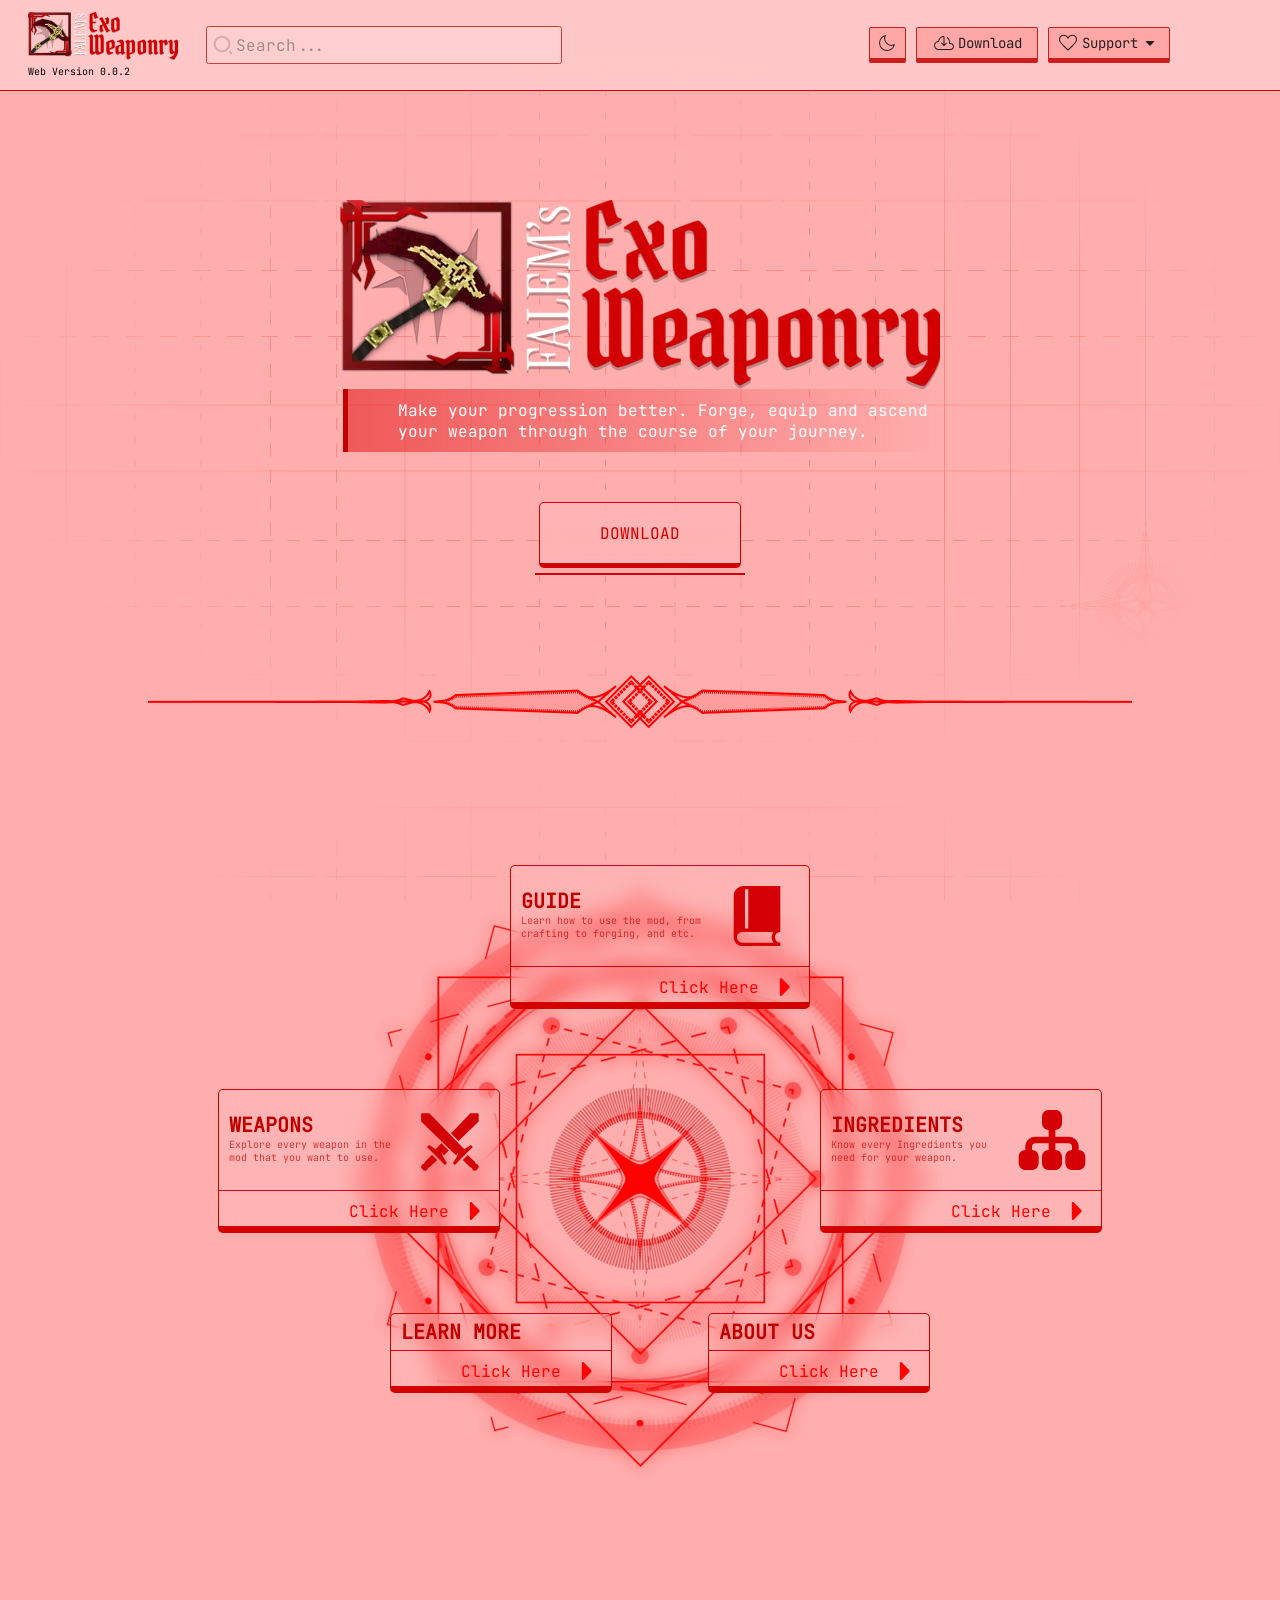
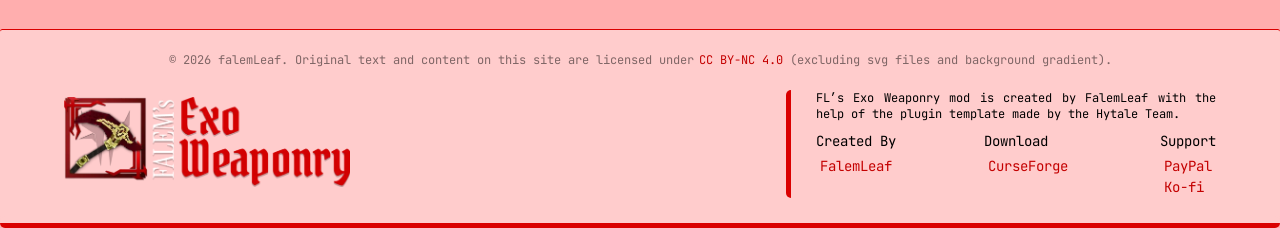
<file: index.html>
<!DOCTYPE html>
<html lang="en">
<head>
    <meta charset="UTF-8" name="viewport" content="width=device-width, initial-scale=1.0">
    <meta name="description" content="Exo Weaponry, a Hytale mod for forging, equipping and ascending your weapons.">
    <title>Exo Weaponry</title>
    <link rel="stylesheet" href="Styles/Fonts.css">
    <link rel="stylesheet" href="Styles/MainCSS.css">
    <link rel="stylesheet" href="Styles/MainCSS_Vert.css" media="(max-width: 780px)">
    <link rel="icon" type="image/png" href="Assets/Icons/favicon.png">
    <script src="./Scripts/MainJS.js"></script>
</head>
<body>
    <div class="HomeBg">
        <div class="GridBg"></div>
        <video autoplay muted loop playsinline class="MainBg" id="bgVideo" aria-hidden="true"></video>
    </div>
    <div class="nav">
        <div class="rightNavCont">
            <a class="rightNav" href="#goBackTop" style="text-decoration: none;">
                <img class="logo" src="Assets/Imgs/Home/mod-header-logo.webp" alt="logo">
                <p>Web Version 0.0.2</p>
            </a>
            <div class="searchBar">
                <span class="searchIcon"></span>
                <input type="text" placeholder="Search...">
            </div>
        </div>
        <div class="leftNav">
            <div class="navButton mode" id="themeToggle" type="button" aria-label="Toggle dark and light mode">  
                <a class="buttonCont">
                    <span class="ModeIcon">Mode</span>
                </a>
            </div>
            <div class="navButton">
                <a class="buttonCont" href="https://www.curseforge.com/hytale/mods/fls-exotic-weaponry" target="_blank">
                    <span class="DLIcon">Download</span>
                    <p>Download</p>
                </a>
            </div>
            <div class="navButton">
                <div class="buttonCont">
                    <span class="supIcon">Support</span>
                    <p>Support</p>
                </div>
                <span class="arrowDIcon"></span>
            </div>
        </div>
    </div>
    <main>
        <div id="goBackTop"></div>
        <div class="header">
            <div class="head">
                <img class="headerLogo" src="Assets/Imgs/Home/mod-header-logo.webp" alt="Mod-logo">
                <div class="subtitle">
                    <h1>Make your progression better. Forge, equip and ascend your weapon through the course of your journey.</h1>
                </div>
            </div>
            <a class="dlCont" href="https://www.curseforge.com/hytale/mods/fls-exotic-weaponry" target="_blank">
                <div class="dlButton">
                    <p>DOWNLOAD</p>
                </div>
            </a>
        </div>
        <img class="divider" src="Assets/Imgs/Divider.png" alt="divider">
        <div class="overview">
            <div class="magiCircle">
                <img class="center" src="Assets/Imgs/Home/magic-circle/Center-star.webp" alt="center-star">
                <img class="in1" src="Assets/Imgs/Home/magic-circle/Inner-circle.webp" alt="center-star">
                <img class="in2" src="Assets/Imgs/Home/magic-circle/Inner-square-circle.webp" alt="center-star">
                <img class="mid" src="Assets/Imgs/Home/magic-circle/Middle-sqaure-circle.webp" alt="center-star">
                <img class="out2" src="Assets/Imgs/Home/magic-circle/Outer-square-cicle.webp" alt="center-star">
            </div>
            <ul class="cardSelection">
                <li class="CardsTS">
                    <a class="card" href="./Pages/guides.html">
                        <div class="cardTop">
                            <div class="lftS">
                                <h2>GUIDE</h2>
                                <p>Learn how to use the mod, from crafting to forging, and etc.</p>
                            </div>
                            <div class="rghtS">
                                <img class="icon" src="Assets/Icons/guide.svg" alt="guideIcon">
                            </div>
                        </div>
                        <div class="cardBottom">
                            <p>Click Here</p>
                            <span class="icon"></span>
                        </div>
                    </a>
                </li>
                <li class="CardsM">
                    <a class="card"  href="./Pages/weapons.html">
                        <div class="cardTop">
                            <div class="lftS">
                                <h2>WEAPONS</h2>
                                <p>Explore every weapon in the mod that you want to use.</p>
                            </div>
                            <div class="rghtS">
                                <img class="icon" src="Assets/Icons/Weapons.svg" alt="weaponIcon">
                            </div>
                        </div>
                        <div class="cardBottom">
                            <p>Click Here</p>
                            <span class="icon"></span>
                        </div>
                    </a>
                    <a class="card"  href="./Pages/Ingredients.html">
                        <div class="cardTop">
                            <div class="lftS">
                                <h2>INGREDIENTS</h2>
                                <p>Know every Ingredients you need for your weapon.</p>
                            </div>
                            <div class="rghtS">
                                <img class="icon" src="Assets/Icons/Ingredients.svg" alt="ingredientsIcon">
                            </div>
                        </div>
                        <div class="cardBottom">
                            <p>Click Here</p>
                            <span class="icon"></span>
                        </div>
                    </a>
                </li>
                <li class="CardsLS">
                    <a class="card">
                        <div class="cardTop">
                            <h2 class="name">LEARN MORE</h2>
                        </div>
                        <div class="cardBottom">
                            <p>Click Here</p>
                            <span class="icon">arrowR</span>
                        </div>
                    </a>
                    <a class="card">
                        <div class="cardTop">
                            <h2 class="name">ABOUT US</h2>
                        </div>
                        <div class="cardBottom">
                            <p>Click Here</p>
                            <span class="icon">arrowR</span>
                        </div>
                    </a>
                </li>
            </ul>
            <div class="cardSelection_Mobile">
                <li class="cardsTS">
                    <a class="card" href="./Pages/guides.html">
                        <div class="cardTop">
                            <img class="icon" src="Assets/Icons/guide.svg" alt="guideIcon">
                        </div>
                        <div class="cardBottom">
                            <p class="cardText">GUIDE</p>
                            <span class="arrowR">arrowR</span>
                        </div>
                    </a>
                </li>
                <li class="cardsM">
                    <a class="card" href="./Pages/weapons.html">
                        <div class="cardTop">
                            <img class="icon" src="Assets/Icons/Weapons.svg" alt="weaponsIcon">
                        </div>
                        <div class="cardBottom">
                            <p class="cardText">WEAPONS</p>
                            <span class="arrowR">arrowR</span>
                        </div>
                    </a>
                    <a class="card" href="./Pages/Ingredients.html">
                        <div class="cardTop">
                            <img class="icon" src="Assets/Icons/Ingredients.svg" alt="ingredientsIcon">
                        </div>
                        <div class="cardBottom">
                            <p class="cardText">ITEMS</p>
                            <span class="arrowR">arrowR</span>
                        </div>
                    </a>
                </li>
                <li class="cardsLS">
                    <a class="card">
                        <div class="cardBottom">
                            <h2 class="name">LEARN MORE</h2>
                            <span class="arrowR">arrowR</span>
                        </div>
                    </a>
                    <a class="card">
                        <div class="cardBottom">
                            <h2 class="name">ABOUT US</h2>
                            <span class="arrowR">arrowR</span>
                        </div>
                    </a>
                </li>
            </div>
        </div>
    </main>
    <footer>
        <div class="license">
            <p>© 2026 falemLeaf. Original text and content on this site are licensed under<a href="https://creativecommons.org/licenses/by-nc/4.0/deed.en">CC BY-NC 4.0</a> (excluding svg files and background gradient).
            </p>
        </div>
        <div class="footBottom">
            <a href="#goBackTop"><img class="logo" src="../Assets/Imgs/Home/mod-header-logo.webp" alt="logo"></a>
            <div class="footInfo">
                <p class="footDesc">FL’s Exo Weaponry mod is created by FalemLeaf with the help of the plugin template made by the Hytale Team.</p>
                <div class="linksCont">
                    <div class="link">
                        <h3 class="cat">Created By</h3>
                        <a class="url" href="https://www.curseforge.com/members/falemleaf/projects" target="_blank">FalemLeaf</a>
                    </div>
                    <div class="link">
                        <h3 class="cat">Download</h3>
                        <a class="url" href="https://www.curseforge.com/hytale/mods/fls-exotic-weaponry" target="_blank">CurseForge</a>
                    </div>
                    <div class="link">
                        <h3 class="cat">Support</h3>
                        <a class="url" href="https://www.paypal.com/paypalme/FalemLead" target="_blank">PayPal</a>
                        <a class="url" href="https://ko-fi.com/falemleaf" target="_blank">Ko-fi</a>
                    </div>
                </div>
            </div>
        </div>
    </footer>
</body>
</html>
</file>
<file: Styles/Fonts.css>
@font-face {
    font-family: pirata;
    src: url(../Assets/Fonts/PirataOne-Regular.ttf);
    font-display: swap
}
@font-face {
    font-family: jetMono;
    src: url(../Assets/Fonts/JetBrainsMono-Regular.ttf) format("truetype");
    font-weight: normal;
    font-style: normal;
    font-display: swap;
}
@font-face {
    font-family: instru;
    src: url(../Assets/Fonts/InstrumentSerif-Regular.ttf);
    font-display: swap
}
</file>
<file: Styles/MainCSS.css>
@import url(anims.css);
@import url(Theme.css);
html{
    scrollbar-color: var(--clr-main) var(--clr-bg);
    scroll-behavior: smooth;
    font-family: jetMono;
    scrollbar-width: thin;
    stroke-opacity: 20%;
    font-weight: 50;
}
body{
    display: flex;
    flex-direction: column;
    justify-content: center;
    background-color: var(--clr-bg);
    color: var(--clr-mainText);
    scroll-behavior: smooth;
    user-select: none; 
    height: 100%;
    width: 100%;
    margin: 0px;

    .HomeBg{
        flex-direction: column;
        object-fit: cover;
        position: fixed;
        display: flex;
        z-index: -100;
        width: 100%;
        height: 100%;
        top: 0px;
        .MainBg{
            position: fixed;
            top: 100px;
            opacity: 30%;
            z-index: -100;
            width: 100%;
            transform: scale(1.5);

        }
        .GridBg{
            display: flex;
            align-items: center;
            background-image: url(../Assets/Imgs/BgGrid.png);
            background-size: 100vw;
            position: fixed;
            opacity: 30%;
            height: 100%;
            width: 100%;
            top: 0;
        }
        
    }
    

    .nav{
        align-items: center;
        position: fixed;
        padding: 10px 0;
        display: flex;
        z-index: 100;
        height: 70px;
        width: 100%;
        margin: 0;
        top: 0;
        border-bottom: 1px solid var(--clr-navBrdr);
        background-color: var(--clr-navbg);
        justify-content: space-between;
        backdrop-filter: blur(6px);
        .rightNavCont{
            display: flex;
            justify-content: space-evenly;
            align-items: center;
            width: auto;
            .rightNav{
                padding-left:5% ;
                img{
                    width: 150px;
                }
                p{
                    font-family: jetMono;
                    color: var(--clr-navText);
                    font-size: 10px;
                    margin: 0;
                }
            }
            .searchBar{
                margin-left: 5%;
                display: flex;
                align-items: center;
                height: 30px;
                width: 400px;
                background-color: var(--clr-navbg);
                border: 1px solid var(--clr-main);
                border-radius: 2.5px;
                padding: 3px 5px;
                opacity: 70%;
                
                .searchIcon {
                    display: inline-block;
                    width: 24px;
                    height: 24px;
                    background-color: var(--clr-navText);
                    opacity: 25%;
                    mask: url('../Assets/Icons/Search.svg') no-repeat center / contain;
                }
                
                input{
                    font-family: jetMono;
                    background-color: rgba(0, 0, 0, 0);
                    outline: none;
                    border: none;
                    height: 100%;
                    width: 100%;
                    color: var(--clr-navText);
                    font-size: 16px;
                    
                }
            }
            .searchBar:hover{
                border: 1px solid var(--clr-main);
                background-color: var(--clr-navbg);
                opacity: 100%;
                .searchIcon{
                    background-color: var(--clr-navBtnHvr);
                }

                
            }
        }
        .leftNav{
            display: flex;
            font-family: jetMono;
            margin-left: 50px;
            width: auto;
            margin-right: 100px;
            .navButton{
                display: flex;
                justify-content: center;
                align-items: center;
                width: 110px;
                height: 30px;
                background-color: var(--clr-navBtnbg);
                border: 1px solid var(--clr-main);
                border-bottom: 5px solid var(--clr-main);
                padding: 0 5px;
                margin-right: 10px;
                border-radius: 2px;
                opacity: 85%;


                .buttonCont{
                    display: flex;
                    align-items: center;
                    font-size: 14px;
                    justify-content: center;
                    text-decoration: none;
                    color: var(--clr-navText);
                    font-weight: 500;

                    .supIcon, .DLIcon, .ModeIcon{
                        background-color: var(--clr-navText);
                        display: inline-block;
                        margin-right: 2px;
                        color: var(--clr-navText);
                        height: 24px;
                        width: 24px;
                        mask: url('../Assets/Icons/download.svg') no-repeat center / contain;
                    }
                    .ModeIcon{
                        mask: url('../Assets/Icons/dark.svg') no-repeat center / contain;
                        
                    }
                    .supIcon{
                        mask: url('../Assets/Icons/support.svg') no-repeat center / contain;
                    }
                
                }

                .arrowDIcon {
                    display: inline-block;
                    width: 24px;
                    height: 24px;
                    background-color: var(--clr-navText);
                    mask: url('../Assets/Icons/arrowD.svg') no-repeat center / contain;
                }
            }
            .mode{
                width: 25px;
            }
            .navButton:hover{
                opacity: 100%;
                cursor: pointer;
                background-color: var(--clr-navBtnHvr);
                border-bottom: 5px solid var(--clr-navBtnShade);
                .supIcon, .DLIcon, .ModeIcon{
                    background-color: var(--clr-navInHL);
                    color: var(--clr-navInHL);
                }
                p{
                    color: var(--clr-navInHL);

                }
                .arrowDIcon{
                    background-color: var(--clr-navInHL);
                }
            }
        }
        
    }
    main{
        display: flex;
        flex-direction: column;
        justify-content: center;
        align-items: center;
        width: 100%;
        .header{
            display: flex;
            flex-direction: column;
            align-items: center;
            margin-top: 200px;
            .head{
                display: flex;
                flex-direction: column;
                align-items: center;
                img{
                    width: 600px;
                }
                .subtitle{
                    background: linear-gradient(90deg,var(--clr-mainbg),rgba(0, 0, 0, 0));
                    border-left: 5px solid var(--clr-main);
                    font-size: 8px;
                    width: 590px;
                    h1{
                        margin-left: 50px;
                        font-weight: 50;
                        color: white;

                    }
                }
            }
            .dlCont{
                display: flex;
                margin-top: 50px;
                padding-bottom: 5px;
                border-bottom: 2px solid var(--clr-cardBrdr);
                width: 210px;
                justify-content: center;
                color: var(--clr-cardBrdr);
                text-decoration: none;

                .dlButton{
                    display: flex;
                    align-items: center;
                    justify-content: center;
                    background-color: var(--clr-cardbg);
                    border: 1px solid var(--clr-cardBrdr);
                    border-bottom: 5px solid var(--clr-cardBrdr);
                    backdrop-filter: blur(10px);
                    border-radius: 5px;
                    height: 60px;
                    width: 200px;
                }
                .dlButton:hover{
                    background-color: var(--clr-cardBrdr);
                    border: 1px solid var(--clr-cardBrdr);
                    border-bottom: 5px solid var(--clr-mainHvrShade);
                    cursor: pointer;
                    color: white;
                }
            }
        }
        .divider{
            margin-top: 100px;
            z-index: 1;
            margin-bottom: 0;
            padding:0;
            opacity: 100%;
            pointer-events: none;
        }
        .overview{
            justify-content: center;
            flex-direction: column;
            align-items: center;
            padding: 50px 0;
            display: flex;
            height: 100%;
            width: 100%;
            margin-top: 350px;
            padding-bottom: 400px;

            .magiCircle{
                position: relative;
                pointer-events: none;
                justify-content: center;
                flex-direction: column;
                align-items: center;
                display: flex;
                z-index: -100;
                width: 100%;
                height: 100%;
                top: 50px;

                img{
                    position: absolute;
                    pointer-events: none;
                    align-self: center;

                }
                .center{
                    width: 300px;
                    animation: rotRight 120s linear infinite,opaPulse 3s linear infinite;
                }
                .in1{
                    width: 220px;
                    animation: rotLeft 60s linear infinite;
                }
                .in2{
                    width: 370px;
                    animation: rotLeft 60s linear infinite,opaPulse 1.5s linear infinite;
                    filter: drop-shadow(0px 0px 8px red)
                    
                }
                .mid{
                    width: 575px;
                    animation: rotRight 120s linear infinite;
                    filter: drop-shadow(0px 0px 8px red)
                }
                .out1{
                    width: 512px;
                    animation: rotRight 120s linear infinite;
                    opacity: 80%;
                }
                .out2{
                    width: 600px;
                    animation: rotLeft 240s linear infinite, opaPulse 3s linear infinite;
                    filter: drop-shadow(0px 0px 8px red)
                    
                }
            }
            .cardSelection{
                position: absolute;
                justify-content: center;
                align-items: center;
                display: flex;
                flex-direction: column;
                width: 80%;
                height: 100%;
                color: var(--clr-mainText);
                .CardsTS{
                    display: flex;
                    justify-content: center;
                    margin-bottom: 80px;
                    max-width: 300px;
                    width: 35%;
                    color: var(--clr-mainText);
                    
                }
                .CardsM{
                    display: flex;
                    justify-content: center;
                    gap: 2em 20em;
                    margin-bottom: 80px;
                    .card{
                        max-width: 280px;
                    }
                    
                }
                .CardsLS{
                    display: flex;
                    justify-content: center;
                    gap: 2em 6em;
                    .card{
                        h2{
                            width: 200px;
                            font-size: 20px;
                            margin: 0;
                        }
                        
                    }
                }
                .card{
                    width: auto;
                    background-color: var(--clr-cardbg);
                    backdrop-filter: blur(10px);
                    border: 1px solid var(--clr-cardBrdr);
                    border-bottom: 7px solid var(--clr-cardBrdr);
                    transition: ease-in 0.1s;
                    text-decoration: none;
                    border-radius: 5px;
                    color: var(--clr-cardText);
                    .cardTop{
                        display: flex;
                        margin: 5px 10px;
                        .lftS{
                            width: 70%;
                            h2{
                                margin-bottom: 0px;
                                font-size: 20px;
                            }
                            p{
                                margin: 0;
                                opacity: 70%;
                                font-size: 10px;
                            }
                        }
                        .rghtS{
                            width: 30%;
                            display: flex;
                            justify-content: center;
                            align-items: center;
                            .icon{
                                margin: 5px;
                                width: 80px;
                                height: 80px;
                                
                            }
                        }
                    }
                    .cardBottom{
                        display: flex;
                        align-items: center;
                        justify-content: right;
                        border-top: 1px solid var(--clr-cardBrdr);
                        padding-top: 5px;
                        height: 30px;
                        p{
                            margin: 0;
                            color: var(--clr-cardTextHL);
                        }
                        .icon{
                            display: inline-block;
                            width: 50px;
                            height: 50px;
                            background-color: var(--clr-cardTextHL);
                            mask: url('../Assets/Icons/arrowR.svg') no-repeat center / contain;
                        }
                    }
                    
                }
                .card:hover{
                    border: 2px solid varvar(--clr-cardBrdr);
                    border-bottom: 7px solid var(--clr-cardBrdr);
                    background-color: var(--clr-cardbg);
                    cursor: pointer;
                    transform: rotate(-2.5deg)
                    scale(1.1);
                    transition: 0.1s ease-out ;
                    .cardBottom{
                        background-color: var(--clr-cardBrdr);
                        border-bottom: 2px solid var(--clr-cardBrdr);
                        margin: 0;
                        p{
                            color: var(--clr-cardTextHvr);
                            font-weight: 1000;
                        }
                        .icon{
                            display: inline-block;
                            width: 50px;
                            height: 50px;
                            background-color: var(--clr-cardTextHvr);
                            mask: url('../Assets/Icons/arrowR.svg') no-repeat center / contain;
                        }
                    }
                }
                
                
                
            }
            .cardSelection_Mobile{
                display: none;
            }
        }
    }

    footer{
        width: 100%;
        height: auto;
        background-color: rgb(from var(--clr-navbg) r g b / 0.6);
        border-radius: 2.5px 2.5px 5px 5px;
        border-bottom: 5px solid var(--clr-navBrdr);
        border-top: 1px solid var(--clr-navBrdr);
        backdrop-filter: blur(5px);
        flex-direction: column;
        align-items: center;
        padding-top: 10px;
        margin-top: 100px;
        display: flex;

        .license{
            display: flex;
            flex-direction: column;
            align-items: center;
            justify-content: center;
            font-size: 12px;
            margin-bottom: 10px;
            p{
                text-align: center;
                color: rgb(from var(--clr-mainText) r g b / 0.5);
                
            }
            a{
                margin-left: 5px;
                text-decoration: none;
                color: var(--clr-HLText);
            }
            a:hover{
                color: var(--clr-mainText);
                opacity: 100%;
                text-decoration: underline;
            }
        }
        
        .footBottom{
            width: 90%;
            display: flex;
            flex-direction: row;
            justify-content: space-between;
            align-items: center;
            padding-bottom: 25px;
            margin: 0 50px;
            height: 100%;
            .logo{
                width: auto;
                height: 90px;
                object-fit: cover;
            }
            .footInfo{
                max-width: 400px;
                display: flex;
                flex-direction: column;
                justify-content: center;
                padding-left: 25px;
                border-left: 5px solid var(--clr-navBrdr);
                border-radius: 5px;
                height: 50%;

                .footDesc{
                    margin: 0;
                    font-size: 12px;
                    text-align: justify;
                    color: var(--clr-footDesc);

                }
                .linksCont{
                    display: flex;
                    justify-content: space-between;
                    

                    .link{
                        display: flex;
                        flex-direction: column;

                        .cat{
                            margin: 0;
                            margin-top: 10px;
                            font-size: 14px;
                            font-weight: 200;
                            margin-bottom: 5px;
                        }
                        a{
                            text-decoration: none;
                            font-size: 14px;
                            color: var(--clr-HLText);
                            padding: 0.1rem 0.25rem;
                        }
                        a:hover{
                            color: var(--clr-mainTextHvr);
                            text-decoration: underline;
                        }
                    }
                }
            }
        }
    }

}
</file>
<file: Styles/MainCSS_Vert.css>
html, body {
  overflow-x: hidden;
}
body{
    width: 100%;
    height: 100%;
    .HomeBg{
        .GridBg{
            background-image: url(../Assets/Imgs/BgGrid_vert.png);
            position: absolute;
            opacity: 30%;
            width: 100%;
            height: 100%;
            top: 50px;
        }
        .MainBg{
            top: none;
            position: fixed;
            inset: 0;
            width: 100%;
            height: 100%;
            object-fit: cover;
            z-index: -1;
            opacity: 25%;
        }

    }

    .nav{
        height: auto;
        width: 100%;
        justify-content: space-between;


        .rightNavCont{
            width: 100%;
            gap: 8px;
            justify-content: left;


            .rightNav{
                padding-left: 10px;
                img{ width: 80px; }
                p{
                    font-size: 6px;
                }
            }
            .searchBar{
                width: 100px;
                input{
                    font-size: 12px;
            
                }

            }
        }

        .leftNav{
            margin: 0 10px;
            justify-content: left;
            .navButton{
                width: 25px;
                .DLIcon{
                    justify-content: center;
                    width: 25px;

                }
                p{
                    display: none;
                    width: 0;
                    font-size: 10px;
                }
            }
        }
    }

    main{
        justify-content: center;
        .header{
            margin-top: 100px;
            transform: scale(0.5);
            height: 300px;
            .dlCont{
                transform: scale(1.5);
                margin-top: 80px;
            }
        }
        .divider{
            transform: scale(0.35);
            margin-top: 0px;
            margin-bottom: 40px;
        }
        .overview{
            position: relative;
            width: 90%;
            padding-bottom: 50px;

            .magiCircle{
                transform: scale(0.8);
                z-index: -10;
                opacity: 30%;
                top: -200px;

            }
            .cardSelection{
                display: none;
                width: auto;
            }
            .cardSelection_Mobile{
                position: absolute;
                top: -320px;
                display: flex;
                flex-direction: column;
                justify-content: center;
                grid-template-columns: repeat(2, 100px);
                grid-auto-rows: auto;
                grid-auto-flow: row;
                width: 50%;
                gap: 2em 5em;
                
                .cardsTS{
                    display: flex;
                    justify-content: center;
                    .card{
                        min-width: 100px;
                    }
                    
                }
                .cardsM{
                    display: grid;
                    grid-template-columns: repeat(2, 100px);
                    justify-content: center;
                    grid-auto-rows: auto;
                    grid-auto-flow: row;
                    gap: 8em;
                }
                .cardsLS{
                    display: grid;
                    grid-template-columns: repeat(2, 100px);
                    justify-content: center;
                    grid-auto-rows: auto;
                    grid-auto-flow: row;
                    gap: 1em;
                    .card{
                        justify-content: left;
                        flex-direction: row;
                        .name{
                            text-align: left;
                            font-size: 10px;
                            margin:0;
                            color: var(--clr-cardTextHL);

                            
                        }
                        .cardBottom{
                            border-top: none;
                        }
                        
                    }
                }
                .card{
                    background-color: var(--clr-cardbg);
                    border: 1px solid #D30005;
                    border-bottom: 5px solid var(--clr-cardBrdr);
                    border-radius: 5px;
                    backdrop-filter: blur(2px);
                    text-decoration: none;
                    width: auto;
                    .cardTop{
                        justify-content: center;    
                        align-items: center;
                        display: flex;
                        margin: 5px;
                        width: auto;
                        .icon{
                            width: 50px;
                            height: 50px;
                        }          
                    }
                    .cardBottom{
                            display: flex;
                            border-top: 1px solid var(--clr-cardBrdr);
                            justify-content: right;
                            align-items: center;
                            height: 30px;
                            

                            .cardText{
                                margin: 0px;
                                font-size: 12px;
                                color: var(--clr-cardTextHL);
                                text-align: right;
                                font-weight: 1000;
                                text-decoration: none;
                                
                            }
                            
                            
                            .arrowR{
                                display: inline;
                                width: 32px;
                                height: 32px;
                                background-color: var(--clr-cardTextHL);
                                mask: url('../Assets/Icons/arrowR.svg') no-repeat center / contain;
                            }
                        }
                }
                
            }
            .card:hover{
                background-color: var(--clr-cardbg);
                border:1px solid red;
                border-bottom:5px solid var(--clr-cardTextHL);
                .cardBottom{
                    background-color: var(--clr-cardTextHL);

                    .name{
                        color: var(--clr-cardTextHvr);

                    }
                    .cardText{
                        color: var(--clr-cardTextHvr);
                    }
                    .arrowR{
                        background-color: var(--clr-cardTextHvr);
                    }
                }
                
            }
            .cardsLS:hover{
                .card{
                    .cardBottom{
                        border-radius: 3px 3px 0 0;
                    }
                }
            }
            

        }
    }
    footer{
        height: auto;
        
        .license{
            font-size: 8px;
            width: 90%;
        }

        .footBottom{
            margin: 0 25px;

            .logo{
                width: auto;
                height: 32px;
                object-fit: cover;

            }
            .footInfo{
                width: 50%;
                height: 70%;
                border-left: 2.5px solid red;
                border-radius: 2px;
                .footDesc{
                    font-size: 8px;
                }
                .linksCont{

                    .link{

                        .cat{
                            font-size: 10px;
                        }
                        a{
                            font-size: 8px;
                        }
                    }
                }
            }
        }
    }
}
</file>
